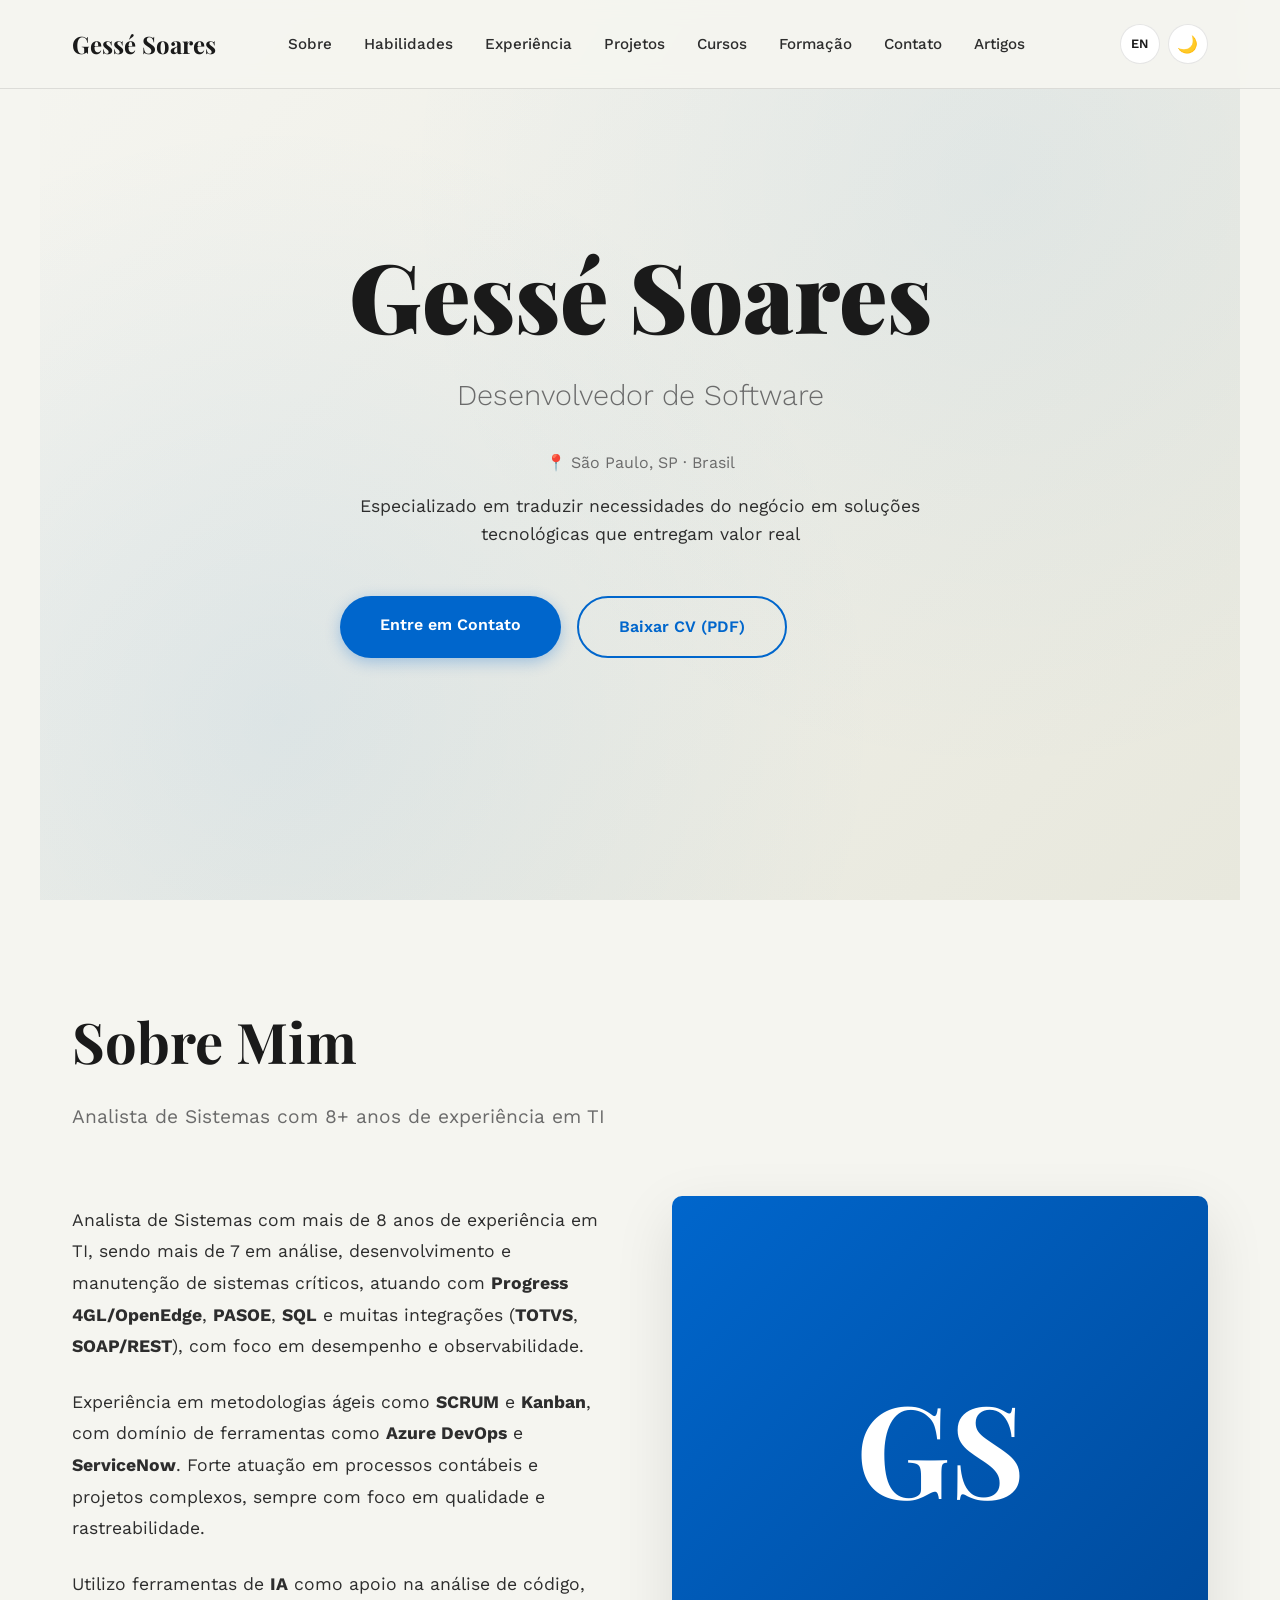
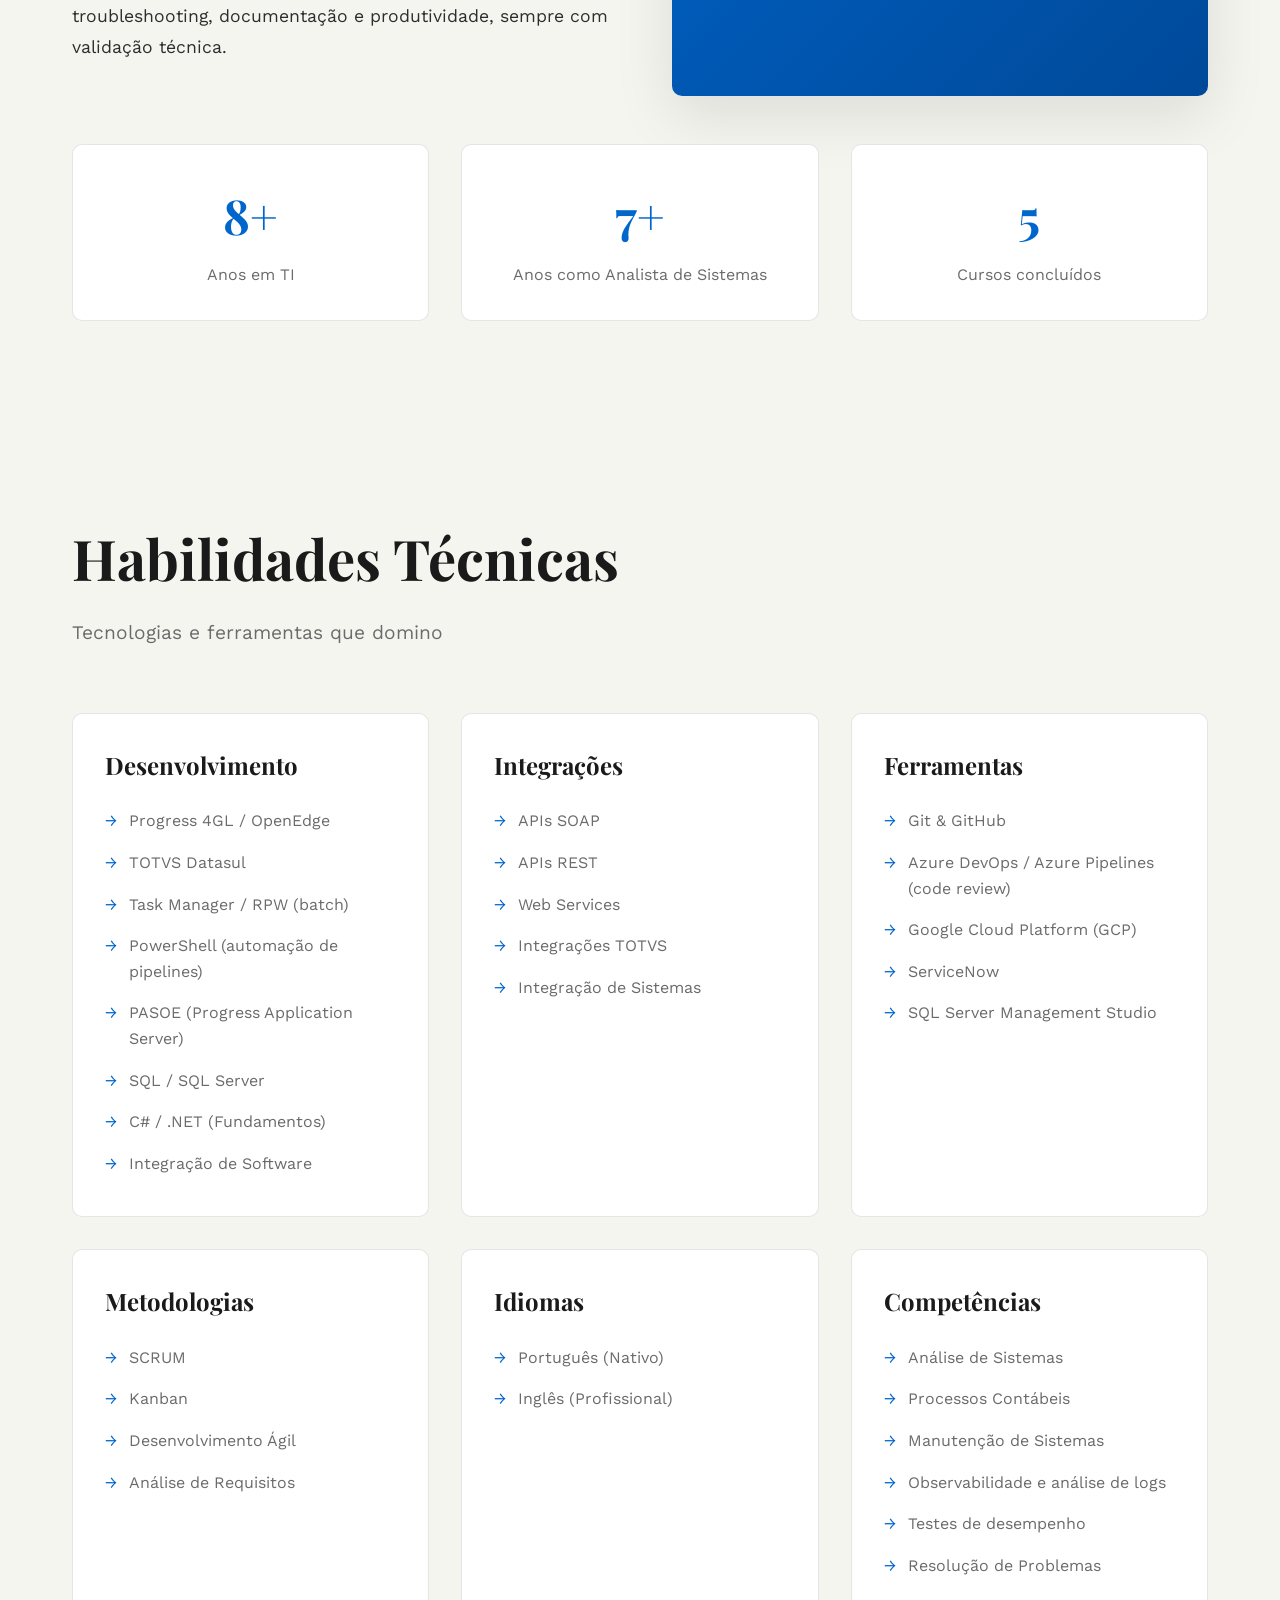
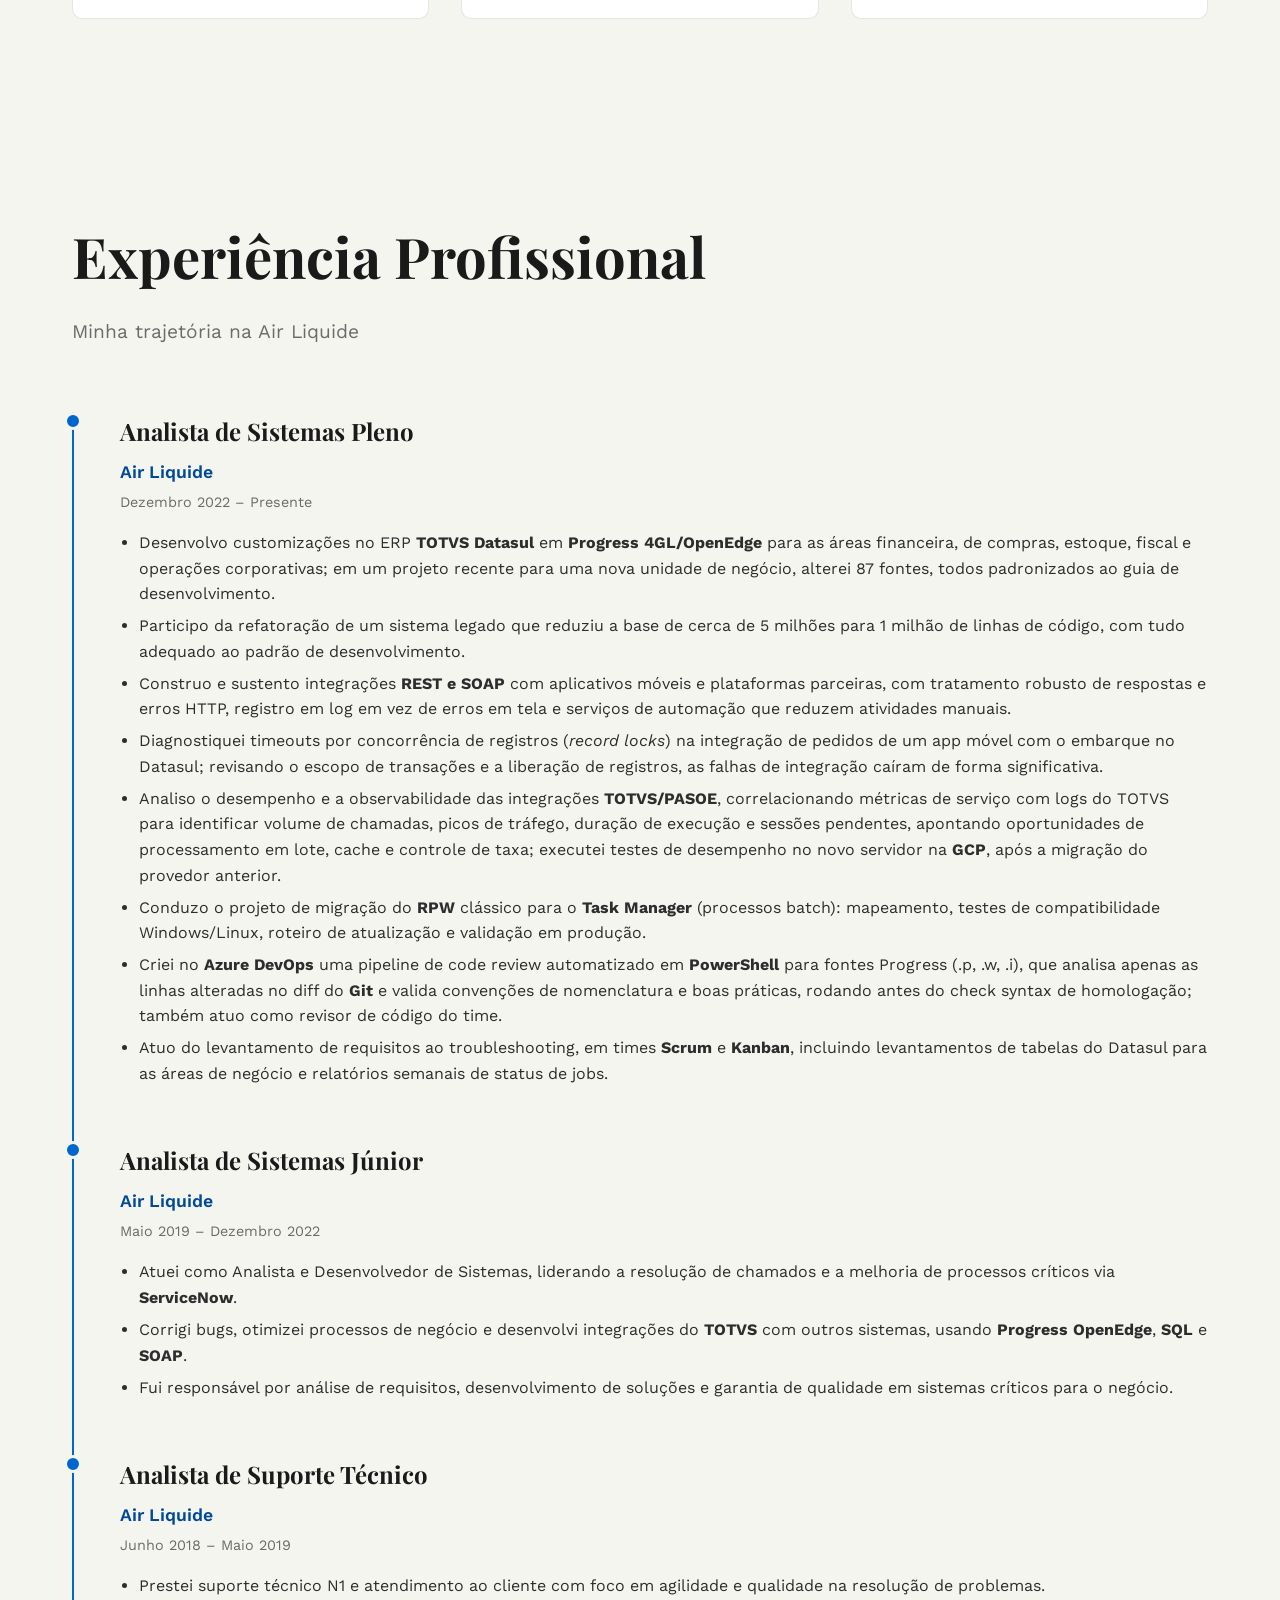
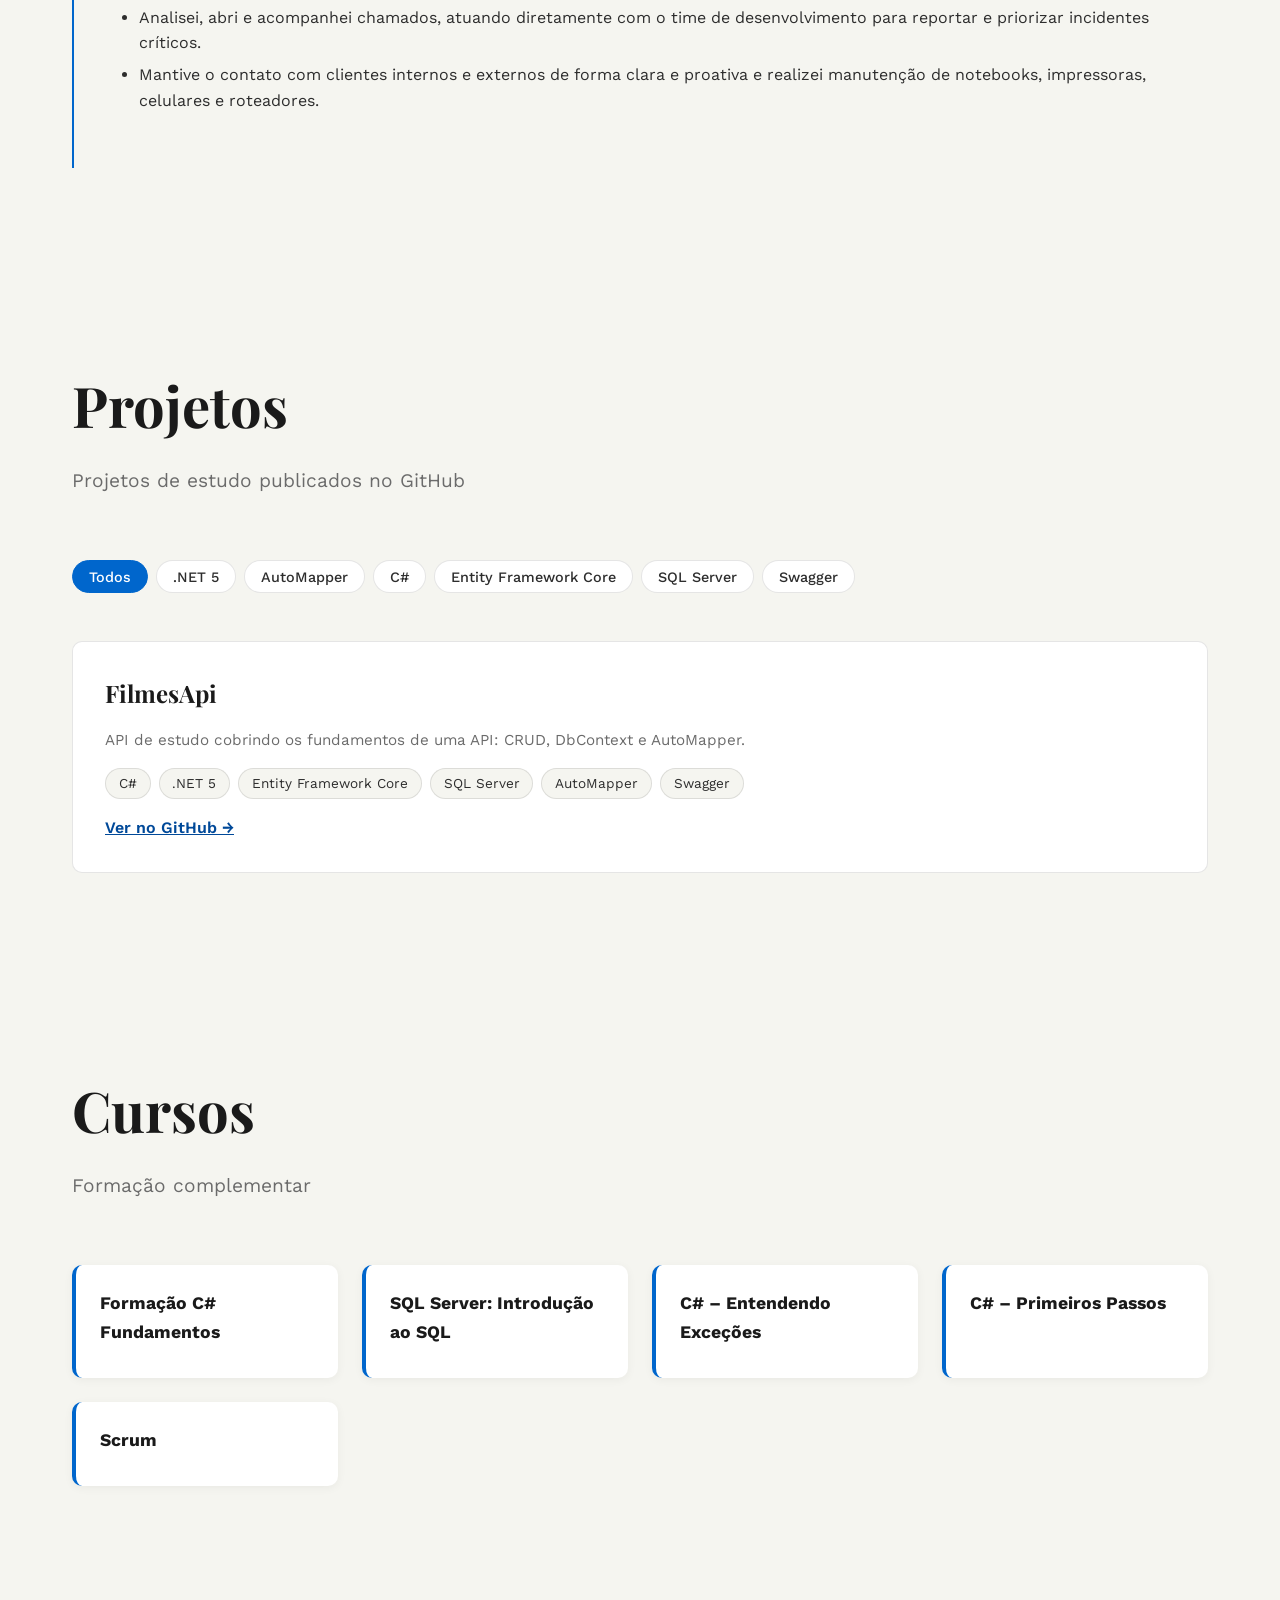
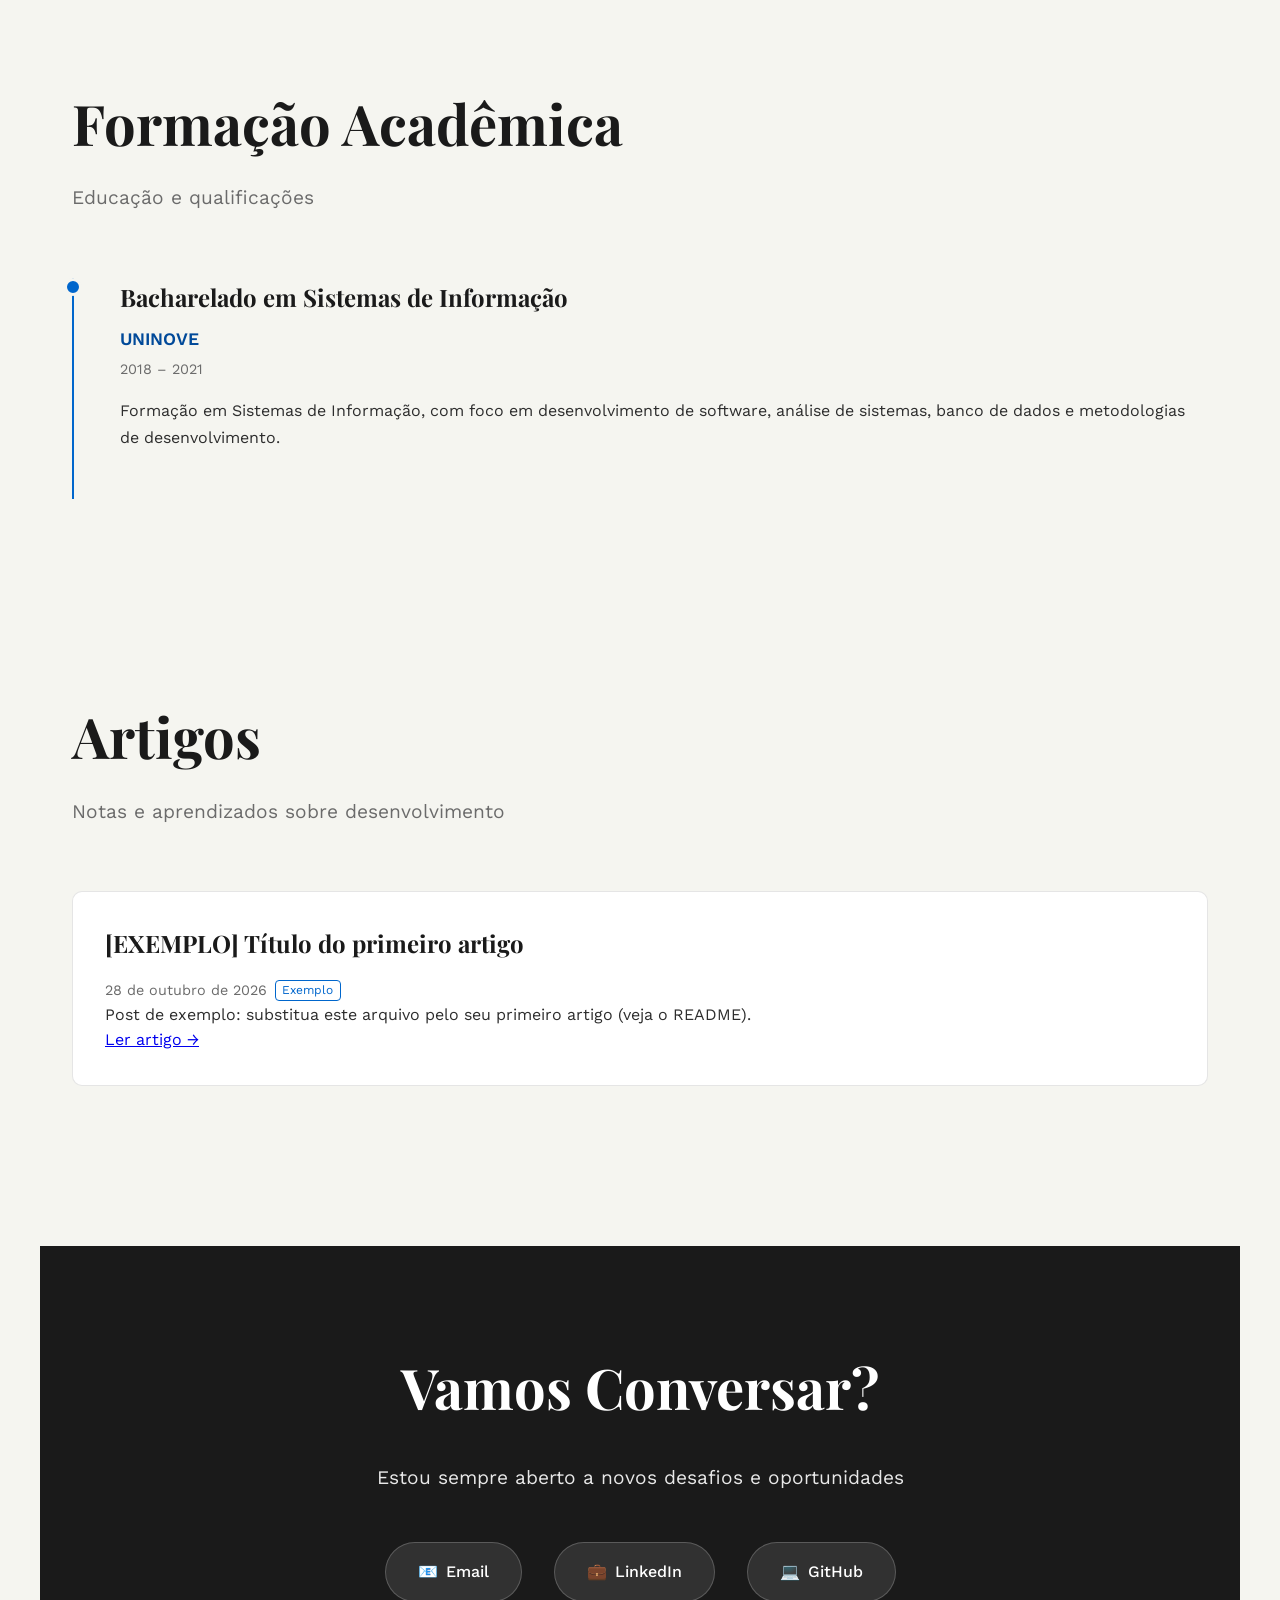
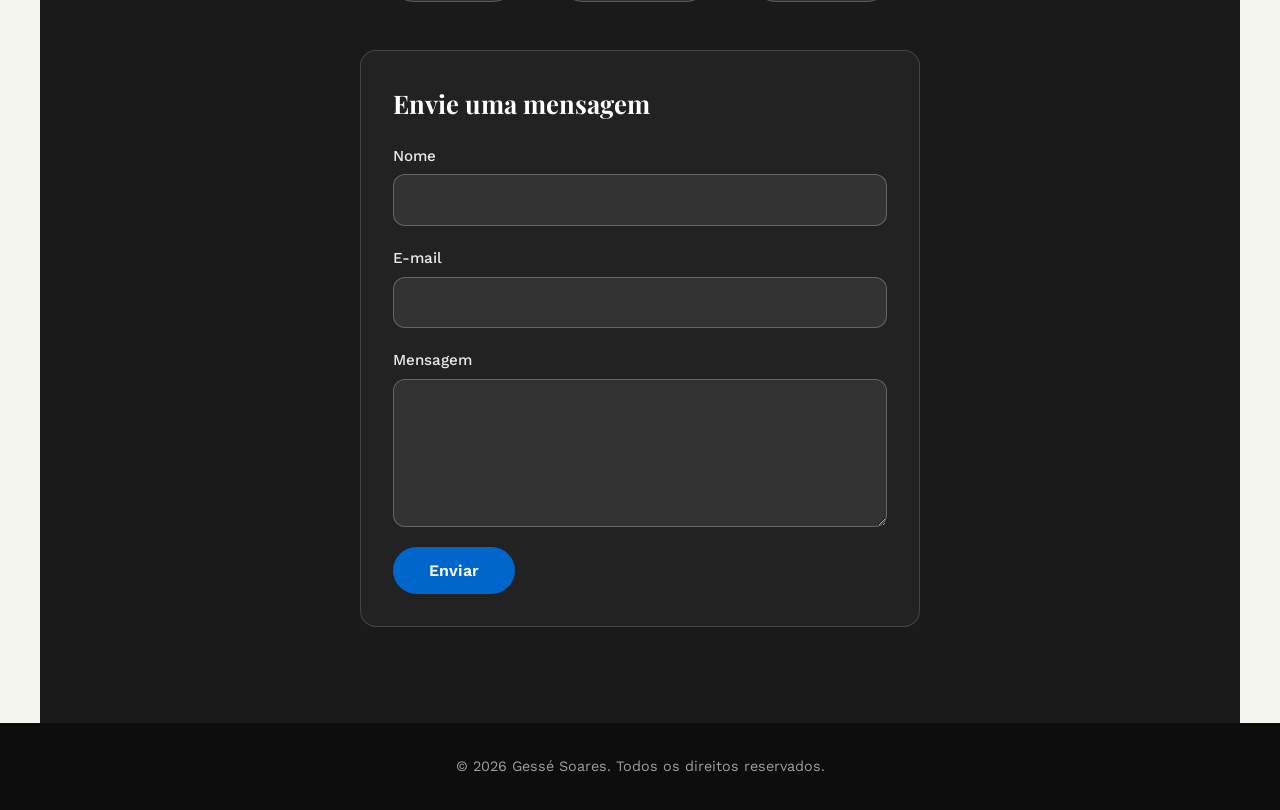
<file: index.html>
<!DOCTYPE html>
<html lang="pt-BR" class="no-js">
<head>
    <meta charset="UTF-8">
    <meta name="viewport" content="width=device-width, initial-scale=1.0">
    <title>Gessé Soares | Desenvolvedor de Software</title>
    <meta name="description" content="Gessé Soares, Desenvolvedor de Software e Analista de Sistemas em São Paulo, com experiência em Progress 4GL/OpenEdge, TOTVS Datasul, PASOE, integrações TOTVS e SOAP/REST, SQL e observabilidade.">
    <!-- Quando o domínio próprio estiver ativo, troque gessemacedo.github.io pelo novo domínio aqui, no og:url e no JSON-LD -->
    <link rel="canonical" href="https://gessemacedo.github.io/">
    <link rel="alternate" hreflang="pt-BR" href="https://gessemacedo.github.io/">
    <link rel="alternate" hreflang="en" href="https://gessemacedo.github.io/?lang=en">
    <link rel="alternate" hreflang="x-default" href="https://gessemacedo.github.io/">
    <meta name="theme-color" content="#0066cc">
    <link rel="icon" href="favicon.svg" type="image/svg+xml">

    <meta property="og:type" content="profile">
    <meta property="og:locale" content="pt_BR">
    <meta property="og:locale:alternate" content="en_US">
    <meta property="og:title" content="Gessé Soares | Desenvolvedor de Software">
    <meta property="og:description" content="Analista de Sistemas e Desenvolvedor em São Paulo: Progress 4GL/OpenEdge, PASOE, integrações TOTVS e SOAP/REST, SQL e observabilidade.">
    <meta property="og:url" content="https://gessemacedo.github.io/">
    <!-- [PREENCHER: imagem de compartilhamento 1200x630, ex.: og-image.png] <meta property="og:image" content="https://gessemacedo.github.io/og-image.png"> -->
    <meta name="twitter:card" content="summary">
    <meta name="twitter:title" content="Gessé Soares | Desenvolvedor de Software">
    <meta name="twitter:description" content="Analista de Sistemas e Desenvolvedor em São Paulo: Progress 4GL/OpenEdge, PASOE, integrações TOTVS e SOAP/REST, SQL e observabilidade.">

    <script type="application/ld+json">
    {
      "@context": "https://schema.org",
      "@type": "Person",
      "name": "Gessé Soares",
      "jobTitle": "Analista de Sistemas Pleno",
      "worksFor": { "@type": "Organization", "name": "Air Liquide" },
      "alumniOf": { "@type": "CollegeOrUniversity", "name": "UNINOVE" },
      "address": { "@type": "PostalAddress", "addressLocality": "São Paulo", "addressCountry": "BR" },
      "email": "mailto:gesse.soares.macedo@gmail.com",
      "url": "https://gessemacedo.github.io/",
      "knowsAbout": ["TOTVS Datasul", "Task Manager", "RPW", "Scrum", "Kanban", "Git", "ServiceNow", "Progress 4GL", "Progress OpenEdge", "PASOE", "TOTVS", "Integração de sistemas", "APIs REST", "APIs SOAP", "SQL", "Observabilidade", "Testes de desempenho", "Google Cloud Platform", "Azure DevOps", "Code review", "Azure Pipelines", "PowerShell"],
      "sameAs": [
        "https://www.linkedin.com/in/gess%C3%A9-soares-b518b3161/",
        "https://github.com/gessemacedo"
      ]
    }
    </script>

    <script>
        document.documentElement.classList.replace('no-js', 'js');
        (function () {
            try {
                var t = localStorage.getItem('theme');
                if (!t) t = matchMedia('(prefers-color-scheme: dark)').matches ? 'dark' : 'light';
                document.documentElement.dataset.theme = t;
            } catch (e) {}
        })();
    </script>
    <link rel="preconnect" href="https://fonts.googleapis.com">
    <link rel="preconnect" href="https://fonts.gstatic.com" crossorigin>
    <link href="https://fonts.googleapis.com/css2?family=Playfair+Display:wght@400;700;900&family=Work+Sans:wght@300;400;500;600&display=swap" rel="stylesheet">
    <link rel="stylesheet" href="styles.css?v=20261028b">
</head>
<body>
    <a class="skip-link" href="#conteudo" data-i18n="k1">Pular para o conteúdo</a>

    <header>
        <nav aria-label="Navegação principal">
            <div class="container">
                <div class="logo">Gessé Soares</div>
                <button type="button" class="mobile-menu-btn" aria-label="Abrir menu" aria-expanded="false" aria-controls="navMenu">☰</button>
                <div class="nav-menu" id="navMenu">
                    <button type="button" class="close-menu" aria-label="Fechar menu">×</button>
                    <ul>
                        <li><a href="#sobre" data-i18n="nav_sobre">Sobre</a></li>
                        <li><a href="#habilidades" data-i18n="nav_habilidades">Habilidades</a></li>
                        <li><a href="#experiencia" data-i18n="nav_experiencia">Experiência</a></li>
                        <li><a href="#projetos" data-i18n="nav_projetos">Projetos</a></li>
                        <li><a href="#cursos" data-i18n="nav_cursos">Cursos</a></li>
                        <li><a href="#formacao" data-i18n="nav_formacao">Formação</a></li>
                        <li><a href="#contato" data-i18n="nav_contato">Contato</a></li>
                        <li><a href="#artigos" data-i18n="nav_artigos">Artigos</a></li>
                    </ul>
                </div>
                <div class="nav-tools">
                    <button type="button" class="tool-btn" id="langToggle" lang="en" aria-label="Switch to English">EN</button>
                    <button type="button" class="tool-btn" id="themeToggle" aria-label="Ativar tema escuro" aria-pressed="false"><span aria-hidden="true" class="theme-icon">🌙</span></button>
                </div>
            </div>
        </nav>
    </header>

    <main id="conteudo" tabindex="-1">
        <section class="hero">
            <div class="hero-content">
                <h1>Gessé Soares</h1>
                <p class="subtitle" data-i18n="k2">Desenvolvedor de Software</p>
                <p class="location" data-i18n="k3">📍 São Paulo, SP · Brasil</p>
                <p class="tagline" data-i18n="k4">Especializado em traduzir necessidades do negócio em soluções tecnológicas que entregam valor real</p>
                <div class="cta-group">
                    <a href="#contato" class="cta-button" data-i18n="k5">Entre em Contato</a>
                    <a href="assets/cv.pdf" class="cta-button cta-secondary" id="cvLink" download data-i18n="k6">Baixar CV (PDF)</a>
                </div>
            </div>
        </section>

        <section id="sobre">
            <h2 data-i18n="k7">Sobre Mim</h2>
            <p class="section-subtitle" data-i18n="k8">Analista de Sistemas com <span class="years-it">8</span>+ anos de experiência em TI</p>
            <div class="about-content">
                <div class="about-text fade-in">
                    <p data-i18n="k9">Analista de Sistemas com mais de <span class="years-it">8</span> anos de experiência em TI, sendo mais de <span class="years-dev">7</span> em análise, desenvolvimento e manutenção de sistemas críticos, atuando com <strong>Progress 4GL/OpenEdge</strong>, <strong>PASOE</strong>, <strong>SQL</strong> e muitas integrações (<strong>TOTVS</strong>, <strong>SOAP/REST</strong>), com foco em desempenho e observabilidade.</p>
                    <p data-i18n="k10">Experiência em metodologias ágeis como <strong>SCRUM</strong> e <strong>Kanban</strong>, com domínio de ferramentas como <strong>Azure DevOps</strong> e <strong>ServiceNow</strong>. Forte atuação em processos contábeis e projetos complexos, sempre com foco em qualidade e rastreabilidade.</p>
                    <p data-i18n="k11">Utilizo ferramentas de <strong>IA</strong> como apoio na análise de código, troubleshooting, documentação e produtividade, sempre com validação técnica.</p>
                </div>
                <!-- [PREENCHER: foto profissional, ex.: <img src="foto.jpg" alt="Foto de Gessé Soares" class="about-image" width="500" height="500">] -->
                <div class="about-image fade-in" aria-hidden="true">GS</div>
            </div>

            <div class="stats fade-in">
                <div class="stat-card">
                    <span class="number"><span class="years-it">8</span>+</span>
                    <span class="label" data-i18n="k12">Anos em TI</span>
                </div>
                <div class="stat-card">
                    <span class="number"><span class="years-dev">7</span>+</span>
                    <span class="label" data-i18n="k13">Anos como Analista de Sistemas</span>
                </div>
                <div class="stat-card">
                    <span class="number">5</span>
                    <span class="label" data-i18n="k14">Cursos concluídos</span>
                </div>
            </div>
        </section>

        <section id="habilidades">
            <h2 data-i18n="k15">Habilidades Técnicas</h2>
            <p class="section-subtitle" data-i18n="k16">Tecnologias e ferramentas que domino</p>
            <div class="skills-grid">
                <div class="skill-card fade-in">
                    <h3 data-i18n="k17">Desenvolvimento</h3>
                    <ul>
                        <li>Progress 4GL / OpenEdge</li>
                        <li>TOTVS Datasul</li>
                        <li>Task Manager / RPW (batch)</li>
                        <li data-i18n="k18">PowerShell (automação de pipelines)</li>
                        <li data-i18n="k19">PASOE (Progress Application Server)</li>
                        <li>SQL / SQL Server</li>
                        <li data-i18n="k20">C# / .NET (Fundamentos)</li>
                        <li data-i18n="k21">Integração de Software</li>
                    </ul>
                </div>
                <div class="skill-card fade-in">
                    <h3 data-i18n="k22">Integrações</h3>
                    <ul>
                        <li>APIs SOAP</li>
                        <li>APIs REST</li>
                        <li>Web Services</li>
                        <li data-i18n="k23">Integrações TOTVS</li>
                        <li data-i18n="k24">Integração de Sistemas</li>
                    </ul>
                </div>
                <div class="skill-card fade-in">
                    <h3 data-i18n="k25">Ferramentas</h3>
                    <ul>
                        <li>Git &amp; GitHub</li>
                        <li data-i18n="k26">Azure DevOps / Azure Pipelines (code review)</li>
                        <li>Google Cloud Platform (GCP)</li>
                        <li>ServiceNow</li>
                        <li>SQL Server Management Studio</li>
                    </ul>
                </div>
                <div class="skill-card fade-in">
                    <h3 data-i18n="k27">Metodologias</h3>
                    <ul>
                        <li>SCRUM</li>
                        <li>Kanban</li>
                        <li data-i18n="k28">Desenvolvimento Ágil</li>
                        <li data-i18n="k29">Análise de Requisitos</li>
                    </ul>
                </div>
                <div class="skill-card fade-in">
                    <h3 data-i18n="k30">Idiomas</h3>
                    <ul>
                        <li data-i18n="k31">Português (Nativo)</li>
                        <li data-i18n="k32">Inglês (Profissional)</li>
                    </ul>
                </div>
                <div class="skill-card fade-in">
                    <h3 data-i18n="k33">Competências</h3>
                    <ul>
                        <li data-i18n="k34">Análise de Sistemas</li>
                        <li data-i18n="k35">Processos Contábeis</li>
                        <li data-i18n="k36">Manutenção de Sistemas</li>
                        <li data-i18n="k37">Observabilidade e análise de logs</li>
                        <li data-i18n="k38">Testes de desempenho</li>
                        <li data-i18n="k39">Resolução de Problemas</li>
                    </ul>
                </div>
            </div>
        </section>

        <section id="experiencia">
            <h2 data-i18n="k40">Experiência Profissional</h2>
            <p class="section-subtitle" data-i18n="k41">Minha trajetória na Air Liquide</p>
            <div class="timeline">
                <div class="timeline-item fade-in">
                    <h3 data-i18n="k42">Analista de Sistemas Pleno</h3>
                    <div class="company">Air Liquide</div>
                    <div class="period" data-i18n="k43"><time datetime="2022-12">Dezembro 2022</time> – Presente</div>
                    <ul>
                        <li data-i18n="k44">Desenvolvo customizações no ERP <strong>TOTVS Datasul</strong> em <strong>Progress 4GL/OpenEdge</strong> para as áreas financeira, de compras, estoque, fiscal e operações corporativas; em um projeto recente para uma nova unidade de negócio, alterei 87 fontes, todos padronizados ao guia de desenvolvimento.</li>
                        <li data-i18n="k45">Participo da refatoração de um sistema legado que reduziu a base de cerca de 5 milhões para 1 milhão de linhas de código, com tudo adequado ao padrão de desenvolvimento.</li>
                        <li data-i18n="k46">Construo e sustento integrações <strong>REST e SOAP</strong> com aplicativos móveis e plataformas parceiras, com tratamento robusto de respostas e erros HTTP, registro em log em vez de erros em tela e serviços de automação que reduzem atividades manuais.</li>
                        <li data-i18n="k47">Diagnostiquei timeouts por concorrência de registros (<em>record locks</em>) na integração de pedidos de um app móvel com o embarque no Datasul; revisando o escopo de transações e a liberação de registros, as falhas de integração caíram de forma significativa.</li>
                        <li data-i18n="k48">Analiso o desempenho e a observabilidade das integrações <strong>TOTVS/PASOE</strong>, correlacionando métricas de serviço com logs do TOTVS para identificar volume de chamadas, picos de tráfego, duração de execução e sessões pendentes, apontando oportunidades de processamento em lote, cache e controle de taxa; executei testes de desempenho no novo servidor na <strong>GCP</strong>, após a migração do provedor anterior.</li>
                        <li data-i18n="k49">Conduzo o projeto de migração do <strong>RPW</strong> clássico para o <strong>Task Manager</strong> (processos batch): mapeamento, testes de compatibilidade Windows/Linux, roteiro de atualização e validação em produção.</li>
                        <li data-i18n="k50">Criei no <strong>Azure DevOps</strong> uma pipeline de code review automatizado em <strong>PowerShell</strong> para fontes Progress (.p, .w, .i), que analisa apenas as linhas alteradas no diff do <strong>Git</strong> e valida convenções de nomenclatura e boas práticas, rodando antes do check syntax de homologação; também atuo como revisor de código do time.</li>
                        <li data-i18n="k51">Atuo do levantamento de requisitos ao troubleshooting, em times <strong>Scrum</strong> e <strong>Kanban</strong>, incluindo levantamentos de tabelas do Datasul para as áreas de negócio e relatórios semanais de status de jobs.</li>
                    </ul>
                    <!-- [PREENCHER: métricas de impacto, ex.: nº de customizações/integrações mantidas, horas manuais economizadas com automações, nº de rotinas RPW migradas, redução % das falhas de integração pedido→embarque, volume de chamadas/dia, ganho de desempenho medido na GCP vs. Vivo (%), redução de tempo de execução ou de sessões pendentes, nº de fontes/PRs revisados no Azure DevOps] -->
                </div>
                <div class="timeline-item fade-in">
                    <h3 data-i18n="k52">Analista de Sistemas Júnior</h3>
                    <div class="company">Air Liquide</div>
                    <div class="period" data-i18n="k53"><time datetime="2019-05">Maio 2019</time> – <time datetime="2022-12">Dezembro 2022</time></div>
                    <ul>
                        <li data-i18n="k54">Atuei como Analista e Desenvolvedor de Sistemas, liderando a resolução de chamados e a melhoria de processos críticos via <strong>ServiceNow</strong>.</li>
                        <li data-i18n="k55">Corrigi bugs, otimizei processos de negócio e desenvolvi integrações do <strong>TOTVS</strong> com outros sistemas, usando <strong>Progress OpenEdge</strong>, <strong>SQL</strong> e <strong>SOAP</strong>.</li>
                        <li data-i18n="k56">Fui responsável por análise de requisitos, desenvolvimento de soluções e garantia de qualidade em sistemas críticos para o negócio.</li>
                    </ul>
                    <!-- [PREENCHER: métricas, ex.: volume médio de chamados/mês, SLA atingido, processos melhorados e ganho obtido] -->
                </div>
                <div class="timeline-item fade-in">
                    <h3 data-i18n="k57">Analista de Suporte Técnico</h3>
                    <div class="company">Air Liquide</div>
                    <div class="period" data-i18n="k58"><time datetime="2018-06">Junho 2018</time> – <time datetime="2019-05">Maio 2019</time></div>
                    <ul>
                        <li data-i18n="k59">Prestei suporte técnico N1 e atendimento ao cliente com foco em agilidade e qualidade na resolução de problemas.</li>
                        <li data-i18n="k60">Analisei, abri e acompanhei chamados, atuando diretamente com o time de desenvolvimento para reportar e priorizar incidentes críticos.</li>
                        <li data-i18n="k61">Mantive o contato com clientes internos e externos de forma clara e proativa e realizei manutenção de notebooks, impressoras, celulares e roteadores.</li>
                    </ul>
                    <!-- [PREENCHER: métricas, ex.: nº de atendimentos, tempo médio de resolução] -->
                </div>
            </div>
        </section>

        <section id="projetos">
            <h2 data-i18n="k62">Projetos</h2>
            <p class="section-subtitle" data-i18n="k63">Projetos de estudo publicados no GitHub</p>
            <div class="filters" id="projectFilters" role="group" aria-label="Filtrar projetos por tecnologia" hidden></div>
            <p class="sr-only" id="projectStatus" aria-live="polite"></p>
            <div class="skills-grid" id="projectList">
                <!-- Os cards são gerados a partir de projects.js. Este card é o fallback sem JavaScript. -->
                <article class="skill-card project-card">
                    <h3>FilmesApi</h3>
                    <p data-i18n="k64">API de estudo cobrindo os fundamentos de uma API: CRUD, DbContext e AutoMapper.</p>
                    <div class="tags"><span>C#</span><span>.NET 5</span><span>Entity Framework Core</span><span>SQL Server</span><span>AutoMapper</span><span>Swagger</span></div>
                    <a href="https://github.com/gessemacedo/FilmesApi" target="_blank" rel="noopener noreferrer" data-i18n="k65">Ver no GitHub →</a>
                </article>
            </div>
        </section>

        <section id="cursos">
            <h2 data-i18n="k66">Cursos</h2>
            <p class="section-subtitle" data-i18n="k67">Formação complementar</p>
            <div class="certifications fade-in">
                <!-- [PREENCHER: em cada curso, instituição emissora, ano e link de verificação, ex.: <p>Alura · 2022 · <a href="...">Ver certificado</a></p>] -->
                <div class="cert-badge"><h3 data-i18n="cert1">Formação C# Fundamentos</h3></div>
                <div class="cert-badge"><h3 data-i18n="cert2">SQL Server: Introdução ao SQL</h3></div>
                <div class="cert-badge"><h3 data-i18n="cert3">C# – Entendendo Exceções</h3></div>
                <div class="cert-badge"><h3 data-i18n="cert4">C# – Primeiros Passos</h3></div>
                <div class="cert-badge"><h3 data-i18n="cert5">Scrum</h3></div>
            </div>
        </section>

        <section id="formacao">
            <h2 data-i18n="k68">Formação Acadêmica</h2>
            <p class="section-subtitle" data-i18n="k69">Educação e qualificações</p>
            <div class="timeline">
                <div class="timeline-item fade-in">
                    <h3 data-i18n="k70">Bacharelado em Sistemas de Informação</h3>
                    <div class="company">UNINOVE</div>
                    <div class="period"><time datetime="2018">2018</time> – <time datetime="2021">2021</time></div>
                    <p data-i18n="k71">Formação em Sistemas de Informação, com foco em desenvolvimento de software, análise de sistemas, banco de dados e metodologias de desenvolvimento.</p>
                </div>
            </div>
        </section>

        <section id="artigos">
            <h2 data-i18n="k72">Artigos</h2>
            <p class="section-subtitle" data-i18n="k73">Notas e aprendizados sobre desenvolvimento</p>
            <div class="skills-grid" id="postList">
                <noscript data-i18n="k74"><p>Ative o JavaScript para ver a lista de artigos.</p></noscript>
            </div>
        </section>

        <section class="contact" id="contato">
            <h2 data-i18n="k75">Vamos Conversar?</h2>
            <p data-i18n="k76">Estou sempre aberto a novos desafios e oportunidades</p>
            <div class="contact-links">
                <a href="mailto:gesse.soares.macedo@gmail.com" class="contact-link" data-i18n="k77"><span aria-hidden="true">📧</span> Email</a>
                <a href="https://www.linkedin.com/in/gess%C3%A9-soares-b518b3161/" class="contact-link" target="_blank" rel="noopener noreferrer" data-i18n="k78"><span aria-hidden="true">💼</span> LinkedIn</a>
                <a href="https://github.com/gessemacedo" class="contact-link" target="_blank" rel="noopener noreferrer" data-i18n="k79"><span aria-hidden="true">💻</span> GitHub</a>
            </div>

            <form class="contact-form" id="contactForm" action="mailto:gesse.soares.macedo@gmail.com" method="post" enctype="text/plain" novalidate>
                <h3 data-i18n="k80">Envie uma mensagem</h3>
                <div class="field">
                    <label for="cf-name" data-i18n="k81">Nome</label>
                    <input id="cf-name" name="name" type="text" autocomplete="name" required minlength="2" maxlength="100">
                </div>
                <div class="field">
                    <label for="cf-email" data-i18n="k82">E-mail</label>
                    <input id="cf-email" name="email" type="email" autocomplete="email" required maxlength="150">
                </div>
                <div class="field">
                    <label for="cf-message" data-i18n="k83">Mensagem</label>
                    <textarea id="cf-message" name="message" rows="5" required minlength="10" maxlength="3000"></textarea>
                </div>
                <!-- Honeypot anti-spam: humanos não veem este campo -->
                <div class="hp" aria-hidden="true">
                    <label for="cf-website">Website</label>
                    <input id="cf-website" name="website" type="text" tabindex="-1" autocomplete="off">
                </div>
                <button type="submit" class="cta-button" data-i18n="k84">Enviar</button>
                <p class="form-status" id="formStatus" role="status" aria-live="polite"></p>
            </form>
        </section>
    </main>

    <footer>
        <p data-i18n="k85">&copy; <span id="year">2026</span> Gessé Soares. Todos os direitos reservados.</p>
    </footer>

    <script src="i18n.js?v=20261028b" defer></script>
    <script src="projects.js?v=20261028b" defer></script>
    <script src="script.js?v=20261028b" defer></script>
</body>
</html>
</file>
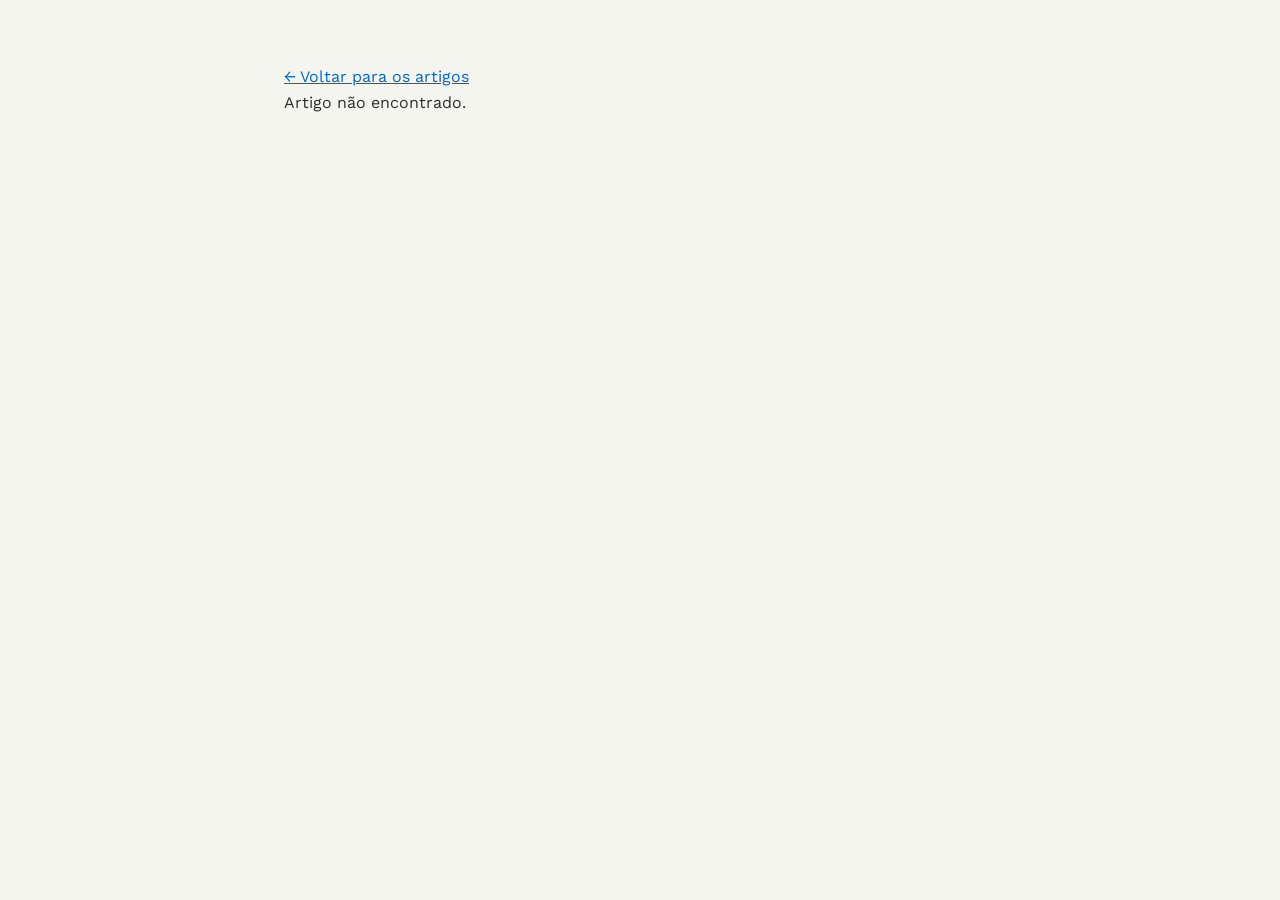
<file: post.html>
<!DOCTYPE html>
<html lang="pt-BR" class="no-js">
<head>
    <meta charset="UTF-8">
    <meta name="viewport" content="width=device-width, initial-scale=1.0">
    <title>Artigo | Gessé Soares</title>
    <meta name="description" content="Artigos de Gessé Soares sobre desenvolvimento de software.">
    <meta name="robots" content="noindex">
    <link rel="icon" href="favicon.svg" type="image/svg+xml">
    <script>
        document.documentElement.classList.replace('no-js', 'js');
        (function () {
            try {
                var t = localStorage.getItem('theme');
                if (!t) t = matchMedia('(prefers-color-scheme: dark)').matches ? 'dark' : 'light';
                document.documentElement.dataset.theme = t;
            } catch (e) {}
        })();
    </script>
    <link rel="preconnect" href="https://fonts.googleapis.com">
    <link rel="preconnect" href="https://fonts.gstatic.com" crossorigin>
    <link href="https://fonts.googleapis.com/css2?family=Playfair+Display:wght@400;700;900&family=Work+Sans:wght@300;400;500;600&display=swap" rel="stylesheet">
    <link rel="stylesheet" href="styles.css?v=20261028b">
</head>
<body>
    <a class="skip-link" href="#conteudo">Pular para o conteúdo</a>
    <main id="conteudo" tabindex="-1" class="post-page">
        <p><a href="index.html#artigos" id="backLink">← Voltar para os artigos</a></p>
        <article class="post-body" id="postBody" aria-live="polite">
            <noscript><p>Ative o JavaScript para ler o artigo, ou abra o arquivo .md na pasta posts/ do repositório.</p></noscript>
        </article>
    </main>
    <script src="blog.js?v=20261028b" defer></script>
    <script src="post.js?v=20261028b" defer></script>
</body>
</html>
</file>
<file: styles.css>
:root {
    --primary: #1a1a1a;
    --secondary: #f5f5f0;
    --accent: #0066cc;
    --accent-dark: #004999;
    --text: #2d2d2d;
    --text-light: #6b6b6b;
    --border: rgba(0,0,0,0.1);
    --surface: #ffffff;
    --nav-bg: rgba(245, 245, 240, 0.95);
    --hero-end: #e8e8dd;
    color-scheme: light;
}

[data-theme="dark"] {
    --primary: #f2f2ee;
    --secondary: #121417;
    --accent: #5aa9ff;
    --accent-dark: #8cc4ff;
    --text: #dcdcd6;
    --text-light: #a3a3a0;
    --border: rgba(255,255,255,0.12);
    --surface: #1c1f24;
    --nav-bg: rgba(18, 20, 23, 0.95);
    --hero-end: #1a1d22;
    color-scheme: dark;
}

* {
    margin: 0;
    padding: 0;
    box-sizing: border-box;
}

body {
    font-family: 'Work Sans', sans-serif;
    color: var(--text);
    background: var(--secondary);
    line-height: 1.6;
    overflow-x: hidden;
}

nav {
    position: fixed;
    top: 0;
    width: 100%;
    background: var(--nav-bg);
    backdrop-filter: blur(10px);
    z-index: 1000;
    border-bottom: 1px solid var(--border);
    transition: transform 0.3s ease;
}

nav.hidden {
    transform: translateY(-100%);
}

nav .container {
    max-width: 1200px;
    margin: 0 auto;
    padding: 1.5rem 2rem;
    display: flex;
    justify-content: space-between;
    align-items: center;
}

nav .logo {
    font-family: 'Playfair Display', serif;
    font-size: 1.5rem;
    font-weight: 700;
    color: var(--primary);
}

nav ul {
    display: flex;
    gap: 2rem;
    list-style: none;
}

nav a {
    color: var(--text);
    text-decoration: none;
    font-weight: 500;
    font-size: 0.95rem;
    position: relative;
    transition: color 0.3s ease;
}

nav a::after {
    content: '';
    position: absolute;
    bottom: -5px;
    left: 0;
    width: 0;
    height: 2px;
    background: var(--accent);
    transition: width 0.3s ease;
}

nav a:hover {
    color: var(--accent-dark);
}

nav a:hover::after {
    width: 100%;
}

.hero {
    min-height: 100vh;
    display: flex;
    align-items: center;
    justify-content: center;
    position: relative;
    padding: 2rem;
    background: linear-gradient(135deg, var(--secondary) 0%, var(--hero-end) 100%);
}

.hero::before {
    content: '';
    position: absolute;
    top: 0;
    left: 0;
    right: 0;
    bottom: 0;
    background-image: 
        radial-gradient(circle at 20% 80%, rgba(0, 102, 204, 0.08) 0%, transparent 50%),
        radial-gradient(circle at 80% 20%, rgba(0, 102, 204, 0.06) 0%, transparent 50%);
    pointer-events: none;
}

.hero-content {
    max-width: 900px;
    text-align: center;
    position: relative;
    z-index: 1;
}

.hero h1 {
    font-family: 'Playfair Display', serif;
    font-size: clamp(3rem, 8vw, 6rem);
    font-weight: 900;
    color: var(--primary);
    margin-bottom: 1.5rem;
    line-height: 1.1;
    opacity: 0;
    animation: fadeInUp 1s ease forwards;
}

.hero .subtitle {
    font-size: clamp(1.2rem, 3vw, 1.8rem);
    color: var(--text-light);
    margin-bottom: 2rem;
    font-weight: 300;
    opacity: 0;
    animation: fadeInUp 1s ease 0.2s forwards;
}

.hero .tagline {
    font-size: 1.1rem;
    color: var(--text);
    max-width: 600px;
    margin: 0 auto 3rem;
    opacity: 0;
    animation: fadeInUp 1s ease 0.4s forwards;
}

.cta-button {
    display: inline-block;
    padding: 1rem 2.5rem;
    background: var(--accent);
    color: white;
    text-decoration: none;
    border-radius: 50px;
    font-weight: 600;
    transition: all 0.3s ease;
    opacity: 0;
    animation: fadeInUp 1s ease 0.6s forwards;
    box-shadow: 0 4px 15px rgba(0, 102, 204, 0.3);
}

.cta-button:hover {
    background: var(--accent-dark);
    transform: translateY(-2px);
    box-shadow: 0 6px 20px rgba(0, 102, 204, 0.4);
}

section {
    padding: 6rem 2rem;
    max-width: 1200px;
    margin: 0 auto;
}

section h2 {
    font-family: 'Playfair Display', serif;
    font-size: clamp(2.5rem, 5vw, 3.5rem);
    color: var(--primary);
    margin-bottom: 1rem;
    font-weight: 700;
}

section .section-subtitle {
    font-size: 1.2rem;
    color: var(--text-light);
    margin-bottom: 4rem;
    max-width: 600px;
}

.about-content {
    display: grid;
    grid-template-columns: 1fr 1fr;
    gap: 4rem;
    align-items: center;
}

.about-text p {
    margin-bottom: 1.5rem;
    font-size: 1.1rem;
    line-height: 1.8;
}

.about-image {
    width: 100%;
    height: 500px;
    background: linear-gradient(135deg, var(--accent) 0%, var(--accent-dark) 100%);
    border-radius: 10px;
    display: flex;
    align-items: center;
    justify-content: center;
    font-family: 'Playfair Display', serif;
    font-size: 8rem;
    color: white;
    box-shadow: 0 20px 60px rgba(0,0,0,0.1);
    font-weight: 700;
}

.stats {
    display: grid;
    grid-template-columns: repeat(3, 1fr);
    gap: 2rem;
    margin-top: 3rem;
}

.stat-card {
    text-align: center;
    padding: 2rem;
    background: var(--surface);
    border-radius: 10px;
    border: 1px solid var(--border);
}

.stat-card .number {
    font-family: 'Playfair Display', serif;
    font-size: 3rem;
    font-weight: 700;
    color: var(--accent);
    display: block;
    margin-bottom: 0.5rem;
}

.stat-card .label {
    color: var(--text-light);
    font-size: 1rem;
}

.skills-grid {
    display: grid;
    grid-template-columns: repeat(auto-fit, minmax(280px, 1fr));
    gap: 2rem;
    margin-top: 3rem;
}

.skill-card {
    background: var(--surface);
    padding: 2rem;
    border-radius: 10px;
    border: 1px solid var(--border);
    transition: all 0.3s ease;
    position: relative;
    overflow: hidden;
}

.skill-card::before {
    content: '';
    position: absolute;
    top: 0;
    left: 0;
    width: 100%;
    height: 4px;
    background: var(--accent);
    transform: scaleX(0);
    transform-origin: left;
    transition: transform 0.3s ease;
}

.skill-card:hover {
    transform: translateY(-5px);
    box-shadow: 0 10px 30px rgba(0,0,0,0.1);
}

.skill-card:hover::before {
    transform: scaleX(1);
}

.skill-card h3 {
    font-family: 'Playfair Display', serif;
    font-size: 1.5rem;
    margin-bottom: 1rem;
    color: var(--primary);
}

.skill-card ul {
    list-style: none;
}

.skill-card li {
    padding: 0.5rem 0;
    color: var(--text-light);
    position: relative;
    padding-left: 1.5rem;
}

.skill-card li::before {
    content: '→';
    position: absolute;
    left: 0;
    color: var(--accent);
}

.certifications {
    display: grid;
    grid-template-columns: repeat(auto-fit, minmax(250px, 1fr));
    gap: 1.5rem;
    margin-top: 3rem;
}

.cert-badge {
    background: var(--surface);
    padding: 1.5rem;
    border-radius: 10px;
    border-left: 4px solid var(--accent);
    box-shadow: 0 2px 10px rgba(0,0,0,0.05);
    transition: all 0.3s ease;
}

.cert-badge:hover {
    box-shadow: 0 5px 20px rgba(0,0,0,0.1);
    transform: translateX(5px);
}

.cert-badge h3 {
    color: var(--primary);
    margin-bottom: 0.5rem;
    font-size: 1.1rem;
}

.timeline {
    position: relative;
    padding-left: 3rem;
    margin-top: 3rem;
}

.timeline::before {
    content: '';
    position: absolute;
    left: 0;
    top: 0;
    bottom: 0;
    width: 2px;
    background: var(--accent);
}

.timeline-item {
    position: relative;
    padding-bottom: 3rem;
}

.timeline-item::before {
    content: '';
    position: absolute;
    left: -3.5rem;
    top: 0;
    width: 12px;
    height: 12px;
    border-radius: 50%;
    background: var(--accent);
    border: 3px solid var(--secondary);
}

.timeline-item h3 {
    font-family: 'Playfair Display', serif;
    font-size: 1.5rem;
    color: var(--primary);
    margin-bottom: 0.5rem;
}

.timeline-item .company {
    font-weight: 600;
    color: var(--accent-dark);
    margin-bottom: 0.3rem;
    font-size: 1.1rem;
}

.timeline-item .period {
    color: var(--text-light);
    font-size: 0.9rem;
    margin-bottom: 1rem;
}

.timeline-item p {
    color: var(--text);
    line-height: 1.7;
}

.contact {
    background: #1a1a1a;
    color: white;
    text-align: center;
    padding: 6rem 2rem;
    margin-top: 4rem;
}

.contact h2 {
    color: white;
    margin-bottom: 2rem;
}

.contact p {
    font-size: 1.2rem;
    margin-bottom: 3rem;
    opacity: 0.9;
}

.contact-links {
    display: flex;
    justify-content: center;
    gap: 2rem;
    flex-wrap: wrap;
}

.contact-link {
    display: inline-flex;
    align-items: center;
    gap: 0.5rem;
    padding: 1rem 2rem;
    background: rgba(255,255,255,0.1);
    color: white;
    text-decoration: none;
    border-radius: 50px;
    border: 1px solid rgba(255,255,255,0.2);
    transition: all 0.3s ease;
    font-weight: 500;
}

.contact-link:hover {
    background: var(--accent);
    border-color: var(--accent);
    transform: translateY(-2px);
}

footer {
    background: #0d0d0d;
    color: rgba(255,255,255,0.6);
    text-align: center;
    padding: 2rem;
    font-size: 0.9rem;
}

@keyframes fadeInUp {
    from {
        opacity: 0;
        transform: translateY(30px);
    }
    to {
        opacity: 1;
        transform: translateY(0);
    }
}

.fade-in {
    opacity: 0;
    transform: translateY(30px);
    transition: all 0.6s ease;
}

.fade-in.visible {
    opacity: 1;
    transform: translateY(0);
}

.mobile-menu-btn,.close-menu{display:none;background:none;border:none;cursor:pointer;color:var(--primary);font-size:1.5rem}
.skip-link{position:absolute;left:-9999px;top:0;background:var(--accent);color:#fff;padding:.75rem 1rem;z-index:2000}
.skip-link:focus{left:1rem;top:1rem}
a:focus-visible,button:focus-visible{outline:3px solid var(--accent);outline-offset:3px}
.hero .location{color:var(--text-light);margin-bottom:1rem;opacity:0;animation:fadeInUp 1s ease .3s forwards}
.cert-badge p,.project-card p{color:var(--text-light);font-size:.95rem}
.project-card a{color:var(--accent-dark);font-weight:600}
.tags{display:flex;flex-wrap:wrap;gap:.5rem;margin:1rem 0}
.tags span{background:var(--secondary);border:1px solid var(--border);border-radius:50px;padding:.2rem .8rem;font-size:.85rem}
.timeline-item ul{padding-left:1.2rem}
.timeline-item li{margin-bottom:.4rem}
/* Sem JS: conteúdo sempre visível */
.no-js .fade-in{opacity:1;transform:none}

@media (max-width: 768px){
nav a{font-size:.85rem}
.about-content{grid-template-columns:1fr}
.about-image{height:300px;font-size:5rem}
.stats{grid-template-columns:1fr}
.timeline{padding-left:2rem}
section{padding:4rem 1.5rem}
.contact-links{flex-direction:column;align-items:center}
.mobile-menu-btn{display:block}
.close-menu{display:block;position:absolute;top:2rem;right:2rem;font-size:2rem}
.nav-menu{position:fixed;top:0;right:-100%;width:70%;height:100vh;background:var(--secondary);padding:6rem 2rem;transition:right .3s ease;box-shadow:-5px 0 20px rgba(0,0,0,.1)}
.nav-menu.active{right:0}
nav .nav-menu ul{flex-direction:column;gap:2rem}
}
@media (prefers-reduced-motion: reduce){
*,*::before,*::after{animation:none!important;transition:none!important;scroll-behavior:auto!important}
.hero h1,.hero .subtitle,.hero .tagline,.hero .location,.cta-button,.fade-in{opacity:1!important;transform:none!important}
}

/* ---------- Novos recursos ---------- */
.sr-only{position:absolute;width:1px;height:1px;padding:0;margin:-1px;overflow:hidden;clip:rect(0,0,0,0);white-space:nowrap;border:0}
.cta-group{display:flex;flex-wrap:wrap;gap:1rem}
.cta-secondary{background:transparent;color:var(--accent);border:2px solid var(--accent);box-shadow:none}
.cta-secondary:hover{background:var(--accent);color:#fff}
[data-theme="dark"] .cta-button:not(.cta-secondary){color:#0b0d10}
.filters{display:flex;flex-wrap:wrap;gap:.5rem;margin-bottom:2rem}
.filter-btn{border:1px solid var(--border);background:var(--surface);color:var(--text);border-radius:999px;padding:.45rem 1rem;font:500 .9rem 'Work Sans',sans-serif;cursor:pointer}
.filter-btn:hover{border-color:var(--accent)}
.filter-btn[aria-pressed="true"]{background:var(--accent);border-color:var(--accent);color:#fff}
[data-theme="dark"] .filter-btn[aria-pressed="true"]{color:#0b0d10}
.post-date{font-size:.9rem;color:var(--text-light);display:flex;gap:.5rem;align-items:center}
.badge{font-size:.75rem;border:1px solid var(--accent);color:var(--accent);border-radius:4px;padding:0 .4rem}
.post-page{max-width:760px;margin:0 auto;padding:4rem 1.5rem}
.post-body h1{font-family:'Playfair Display',serif;font-size:2.5rem;color:var(--primary);margin:1rem 0 .5rem}
.post-body h2,.post-body h3{font-family:'Playfair Display',serif;color:var(--primary);margin:2rem 0 .75rem}
.post-body p,.post-body ul,.post-body ol,.post-body blockquote,.post-body pre{margin-bottom:1rem}
.post-body ul,.post-body ol{padding-left:1.5rem}
.post-body blockquote{border-left:4px solid var(--accent);padding:.5rem 1rem;background:var(--surface)}
.post-body pre{background:#0d0d0d;color:#eee;padding:1rem;border-radius:6px;overflow-x:auto}
.post-body code{font-family:ui-monospace,Consolas,monospace;font-size:.9em}
.post-page a{color:var(--accent)}

/* ---------- Botões de idioma e tema ---------- */
.nav-tools{display:flex;gap:.5rem;align-items:center;margin-left:1.5rem;flex-shrink:0}
.tool-btn{-webkit-appearance:none;appearance:none;display:inline-flex;align-items:center;justify-content:center;width:2.5rem;height:2.5rem;padding:0;margin:0;border:1px solid var(--border);border-radius:999px;background:var(--surface);color:var(--primary);font:600 .8rem/1 'Work Sans',sans-serif;letter-spacing:.05em;cursor:pointer;transition:border-color .2s,color .2s,background .2s}
.tool-btn .theme-icon{font-size:1.05rem;line-height:1}
.tool-btn:hover{border-color:var(--accent);color:var(--accent)}
.tool-btn:focus-visible{outline:3px solid var(--accent);outline-offset:2px}
.no-js .nav-tools{display:none}

/* ---------- Formulário de contato ---------- */
.contact-form{width:100%;max-width:560px;margin:3rem auto 0;text-align:left;display:flex;flex-direction:column;gap:1.25rem;padding:2rem;border:1px solid rgba(255,255,255,.15);border-radius:16px;background:rgba(255,255,255,.04)}
.contact-form h3{font-family:'Playfair Display',serif;font-size:1.6rem;font-weight:700;color:#fff;margin:0}
.contact-form .field{display:flex;flex-direction:column;gap:.4rem;margin:0}
.contact-form label{font-size:.95rem;font-weight:500;color:rgba(255,255,255,.9)}
.contact-form input,.contact-form textarea{-webkit-appearance:none;appearance:none;display:block;width:100%;box-sizing:border-box;font:400 1rem/1.5 'Work Sans',sans-serif;color:#fff;padding:.8rem 1rem;border:1px solid rgba(255,255,255,.25);border-radius:12px;background:rgba(255,255,255,.08);transition:border-color .2s,box-shadow .2s}
.contact-form textarea{min-height:140px;resize:vertical}
.contact-form input::placeholder,.contact-form textarea::placeholder{color:rgba(255,255,255,.5)}
.contact-form input:focus,.contact-form textarea:focus{outline:none;border-color:#5aa9ff;box-shadow:0 0 0 3px rgba(90,169,255,.35)}
.contact-form [aria-invalid="true"]{border-color:#ff8a80}
.contact-form button[type="submit"]{align-self:flex-start;border:0;cursor:pointer;font:600 1rem 'Work Sans',sans-serif;padding:.9rem 2.25rem;border-radius:50px;background:var(--accent);color:#fff;box-shadow:none;margin:0}
.contact-form button[type="submit"]:hover{background:var(--accent-dark)}
.contact-form button[type="submit"]:focus-visible{outline:3px solid #fff;outline-offset:3px}
.contact-form button[type="submit"]:disabled{opacity:.6;cursor:not-allowed}
.contact .contact-form .form-status{min-height:1.5em;margin:0;font-size:.95rem;opacity:1}
.contact .contact-form .form-status:empty{display:none}
.contact .contact-form .form-status.error{color:#ffb4ab}
.contact .contact-form .form-status.success{color:#a5d6a7}
.hp{position:absolute!important;left:-10000px!important;top:auto;width:1px;height:1px;overflow:hidden;clip:rect(0,0,0,0)}
[data-theme="dark"] .contact-form button[type="submit"]{color:#0b0d10}
[data-theme="dark"] .contact-form button[type="submit"]:hover{background:#8cc4ff}

@media (max-width:768px){
  nav .container{padding:1rem 1.25rem;gap:.5rem}
  nav .logo{font-size:1.25rem;margin-right:auto;white-space:nowrap}
  .nav-tools{margin-left:0;order:2}
  .mobile-menu-btn{order:3;width:44px;height:44px;display:inline-flex!important;align-items:center;justify-content:center}
  .tool-btn{width:44px;height:44px}
  .nav-menu{width:min(80%,320px);z-index:1001}
  .close-menu{display:block;position:absolute;top:1rem;right:1rem;width:44px;height:44px}
  .contact{padding:4rem 1rem}
  .contact-form{padding:1.5rem 1.25rem}
  .contact-form button[type="submit"]{align-self:stretch}
  .cta-group{justify-content:center}
}
@media (max-width:360px){nav .logo{font-size:1.05rem}.nav-tools{gap:.25rem}}

[data-theme="dark"] .contact{background:#0b0d10;border-top:1px solid var(--border)}

@media print{
  @page{margin:12mm}
  :root,[data-theme="dark"]{--primary:#1a1a1a;--secondary:#fff;--text:#2d2d2d;--text-light:#555;--surface:#fff;--accent:#0058b0;--border:#ccc}
  body{background:#fff;font-size:10pt;line-height:1.45}
  .about-image,.stats{display:none!important}
  .about-content{display:block!important}
  .hero h1{font-size:28pt!important}
  h2{font-size:18pt!important;margin-bottom:.3rem!important}
  .section-subtitle{margin-bottom:.8rem!important}
  .skills-grid,.certifications{display:grid!important;grid-template-columns:repeat(3,1fr)!important;gap:.5rem!important}
  .skill-card,.cert-badge{padding:.6rem!important}
  .timeline-item{padding:.6rem 0 .6rem 1rem!important;margin-bottom:.5rem!important}
  .contact p{margin-bottom:.5rem!important;font-size:10pt!important}
  .contact-links{justify-content:flex-start!important;gap:1rem!important}
  nav,.mobile-menu-btn,.nav-tools,.cta-group,.cta-button,.contact-form,#artigos,#projectFilters,.skip-link,.hero::before{display:none!important}
  .fade-in{opacity:1!important;transform:none!important}
  section,.hero{padding:1rem 0!important;min-height:0!important;background:#fff!important}
  .contact{background:#fff!important;color:#1a1a1a!important}
  .contact *{color:#1a1a1a!important}
  .contact-link{border:0!important;background:none!important;padding:0!important}
  .contact-link[href^="mailto"]::after{content:" (" attr(href) ")"}
  .contact-link[href^="http"]::after{content:" (" attr(href) ")";font-size:9pt}
  .skill-card,.timeline-item,.cert-badge,.stat{box-shadow:none!important;break-inside:avoid;border:1px solid #ddd}
  h2,.section-subtitle{break-after:avoid}
  .skill-card li{padding:.1rem 0!important}
  footer{background:#fff!important;color:#555!important}
}
</file>
